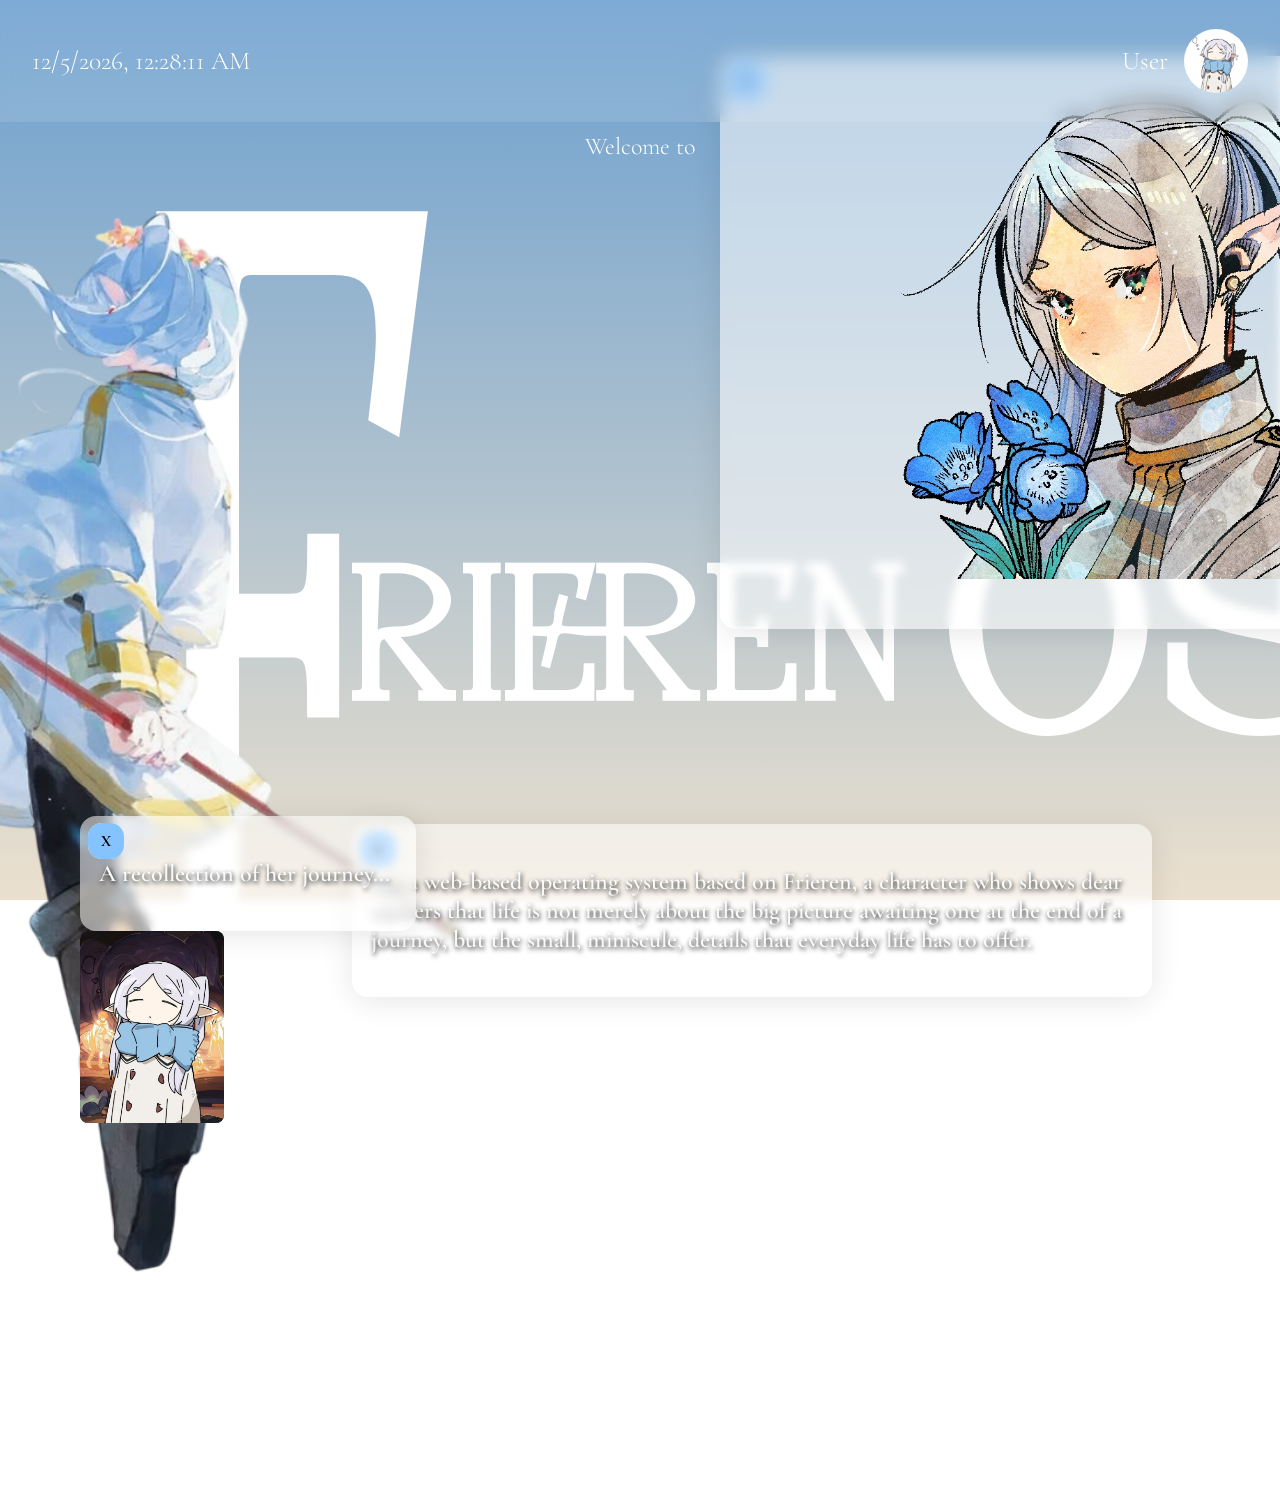
<file: index.html>
<!DOCTYPE html>
<html>
  <head>
    <link rel="stylesheet" href="styles.css">
  </head>


  <body style="background: linear-gradient(0deg, #EBE0CE, #6B9FCF);
    background-attachment: fixed;
    background-size: cover;
    background-repeat: no-repeat;">
  </div>

   <div style="position: absolute; z-index: 15; top: 0% ;width: 100%; display: flex; backdrop-filter: blur(10px); background-color: rgba(255, 255, 255, 0.125); color: #fff; justify-content: space-between; align-items: center; padding: 0.2rem 2rem; box-sizing: border-box;">
    <p id="time-date" style="font-family: Cormorant Garamond; font-weight: 300; font-size: 1.6rem;">Time and Date</p>
    <p class="usertxt" style="justify-self: flex-end; font-family: Cormorant Garamond; font-weight: 300; font-size: 1.6rem;">User <img class="userimg" src="./Images/frieren cozy not png.jpg"> </p>  
   </div>

    
    <h2 style="position: absolute; top: 7rem;">Welcome to</h2>


  <div class="main">

    <div class="title_overlay" style="justify-content: center; transform: translate(5rem);">
      <img class="frontdecor" src="./Images/frieren_float_nobg.png" style="height: clamp(20rem, 150vw, 80rem); width: auto; right: 100%; top: 50%; transform: translate(-30%, 10%);">
      <h1 class="title" style="position: absolute; top: 27rem;"><span>F</span>RIEREN <span style="display: inline-block; transform: scale(1.9, 1.6) translate(20%, 2%)">OS</span></h1>  
      
  
  
  <!-- Window 1 -->
      <div class="window grabbable" id="window-shell">
      <div class="buttoncontainer">
        <p class="closebutton">X</p>
       <p class="openbutton">O</p>
      </div>


  <!-- The part that can be hidden -->
     <div class="glass">
       <p class="text1">
         ...is a web-based operating system based on Frieren,
         a character who shows dear viewers that life is not
         merely about the big picture awaiting one at the end
         of a journey, but the small, miniscule, details that
         everyday life has to offer.
       </p>
      </div>
      </div>


  <!-- Window 2 -->
      <div class="window grabbable" style="inset: 0% 0% 0% 200%;">
  <div class="buttoncontainer">
    <p class="closebutton">X</p>
    <p class="openbutton">O</p>
  </div>

  <div class="glass">
    <p class="text1">
      <img src="./Images/frierene standing with flowers.webp" alt="Frieren with flowers" style="width: 100%; object-position: top; height: 30rem; object-fit: cover">
    </p>
  </div>
</div>

</div>

    <div class="gallery">
      <div class="window grabbable">
        <div class="buttoncontainer">
          <p class="closebutton">X</p>
          <p class="openbutton">O</p>
        </div>

        <div class="glass">
          <p class="text1">A recollection of her journey...</p>
        </div>
      </div>

      

      <div class="gallery-holder">
        <img class="gallery-photo" src="./Images/frieren water real.jpg">
        <img class="gallery-photo" src="./Images/frierene standing with flowers.webp">
        <img class="gallery-photo" src="./Images/frieren sleeping at a book.jpeg">
        <img class="gallery-photo" src="./Images/frieren cozy.png">

      </div>

    </div>


  
    </div>
  </div>
 
    <script src="scripts.js"></script>
  </body>

</html>
</file>
<file: styles.css>
@import url("https://fonts.googleapis.com/css2?family=Cormorant+Garamond:ital,wght@0,300..700;1,300..700&family=Outfit:wght@100..900&family=Playfair+Display:ital,wght@0,400..900;1,400..900&family=Yarndings+12&display=swap");
/*
Available Fonts:

Google Fonts:
- Cormorant Garamond
- Outfit
- Playfair Display
- Yarndings 12

Downloaded:
- Frieren La Belle "FrierenLB"
*/

@font-face {
  font-family: FrierenLB;
  src: url(./Fonts/FrierenLB/Frieren-La-Belle-Demo-BF6774e354d7ec6.otf)
    format("opentype");
  font-weight: normal;
  font-style: normal;
}

h1 {
  font-family: "FrierenLB", system-ui;
  font-weight: 700;
  font-style: normal;
  font-size: clamp(3rem, 15vw, 12rem);
  color: white;
  margin: 6rem;
  white-space: nowrap;
  align-self: flex-start;
}

.title span {
  display: inline-block;
  transform: scale(3, 6) translate(-5%, 8%);
}

h2 {
  color: white;
  font-weight: lighter;
  align-self: center;
  font-family: "Cormorant Garamond";
}

.text1 {
  position: relative;
  font-family: "Cormorant Garamond";
  font-weight: 600;
  font-size: 1.5rem;
  color: rgb(250, 250, 250);
  text-shadow: 1px 2px 5px black;
}

.main {
  display: flex;
}

body {
  display: flex;
  height: 100vh;
  justify-content: flex-start;
  align-items: center;
  align-content: flex-start;
  flex-direction: column;
}

.glass {
  box-sizing: border-box;
  width: 100%;
  padding: 1.2rem;
  border-radius: 16px;
  background: rgba(255, 255, 255, 0.54);
  box-shadow: 0 4px 30px rgba(0, 0, 0, 0.1);
  backdrop-filter: blur(4.9px);
  -webkit-backdrop-filter: blur(4.9px);
  overflow: hidden;
}

.window.minimized .glass {
  height: 2.9rem;
  width: clamp(1rem, 50rem, 65rem);
  padding: 0.3rem 0.6rem;
  overflow: hidden;
  transition:
    height 0.25s,
    width 0.25s,
    padding 0.25s ease;
}

.window {
  position: absolute;
  top: 48rem;
  left: -23rem;
  width: clamp(16rem, 70vw, 50rem);
  z-index: 12;
}

.grabbable {
  cursor: grab;
}

.grabbable:active {
  cursor: grabbing;
}

.title_overlay {
  position: relative;
  left: 0;
  width: fit-content;
  display: flex;
  justify-content: center;
}

.userimg {
  width: 4rem;
  height: 4rem;
  border-radius: 50%;
  overflow: hidden;
}

.usertxt {
  display: flex;
  align-items: center;
  gap: 1rem;
}

.backdecor {
  position: absolute;
  left: -5rem;
  z-index: -1;
}

.frontdecor {
  position: absolute;
  z-index: 10;
}

.buttoncontainer {
  position: relative;
  display: flex;
  justify-content: flex-start;
  height: 3rem;
  z-index: 20;
}

.openbutton {
  background: rgb(255, 241, 191);
  z-index: 1;
  display: none;
}

.closebutton {
  background-color: #84c3ff;
  z-index: 2;
}

.closebutton,
.openbutton {
  position: absolute;
  top: 55px;
  left: 8px;
  margin: 0;
  padding: 10px;
  width: 1rem;
  height: 1rem;
  border-radius: 14px;

  display: flex;
  justify-content: center;
  align-items: center;

  font-family: "Cormorant Garamond";
  font-weight: 900;
  cursor: pointer;
  user-select: none;
}

.buttonanchor {
  anchor-name: --anchorpoint;
  position: absolute;
  top: 0;
  left: 0;
}

.gallery {
  position: absolute;
  top: 48rem;
  left: 5rem;
}

.gallery .window {
  position: relative;
  top: auto;
  left: auto;
  width: 21rem;
}

.gallery-photo {
  position: absolute;
  width: 9rem;
  height: 12rem;
  object-fit: cover;
  border-radius: 8px;
}

.gallery-holder {
  position: absolute;
  width: 9rem;
  height: 10rem;
  border-radius: 16px;
  background-color: blue;
}

.gallery .grabbable {
  cursor: pointer;
}

.window.window-right {
  position: fixed !important;
  top: 6rem !important;
  right: 0 !important;
  bottom: auto !important;
  left: auto !important;
  width: 25rem;
  margin: 0;
  z-index: 100;
}

.window-image {
  display: block;
  width: 100%;
  height: auto;
  object-fit: contain;
}
</file>
